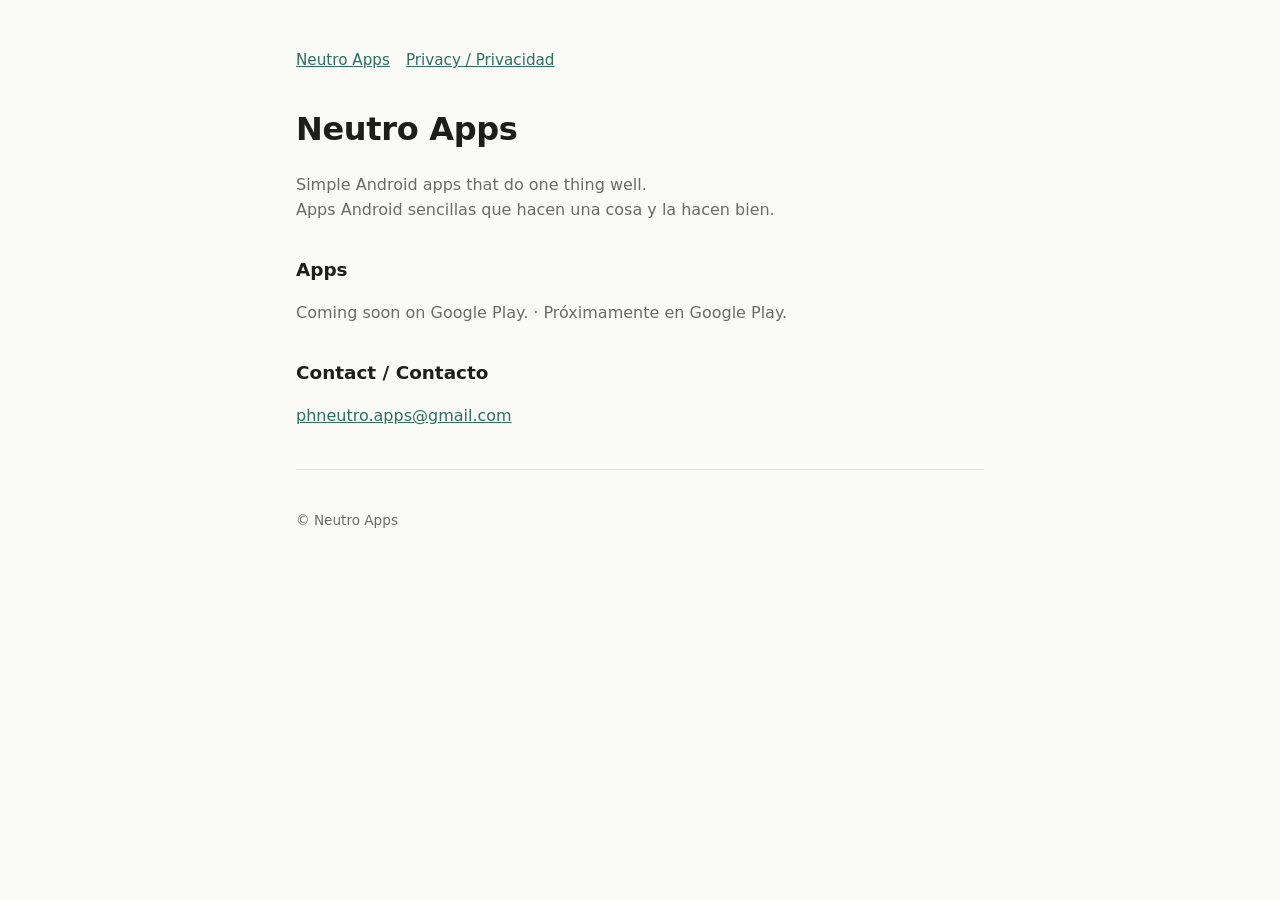
<file: index.html>
<!doctype html>
<html lang="es">
<head>
<meta charset="utf-8">
<meta name="viewport" content="width=device-width,initial-scale=1">
<title>Neutro Apps</title>
<meta name="description" content="Simple, focused Android apps. Apps Android sencillas para tareas concretas.">
<link rel="stylesheet" href="style.css">
</head>
<body>
<main>
<nav><a href="./">Neutro Apps</a><a href="privacy.html">Privacy / Privacidad</a></nav>
<h1>Neutro Apps</h1>
<p class="muted">Simple Android apps that do one thing well.<br>Apps Android sencillas que hacen una cosa y la hacen bien.</p>

<h2>Apps</h2>
<p class="muted">Coming soon on Google Play. · Próximamente en Google Play.</p>
<!-- APPS_LIST -->

<h2>Contact / Contacto</h2>
<p><a href="mailto:phneutro.apps@gmail.com">phneutro.apps@gmail.com</a></p>

<hr>
<footer>© Neutro Apps</footer>
</main>
</body>
</html>
</file>
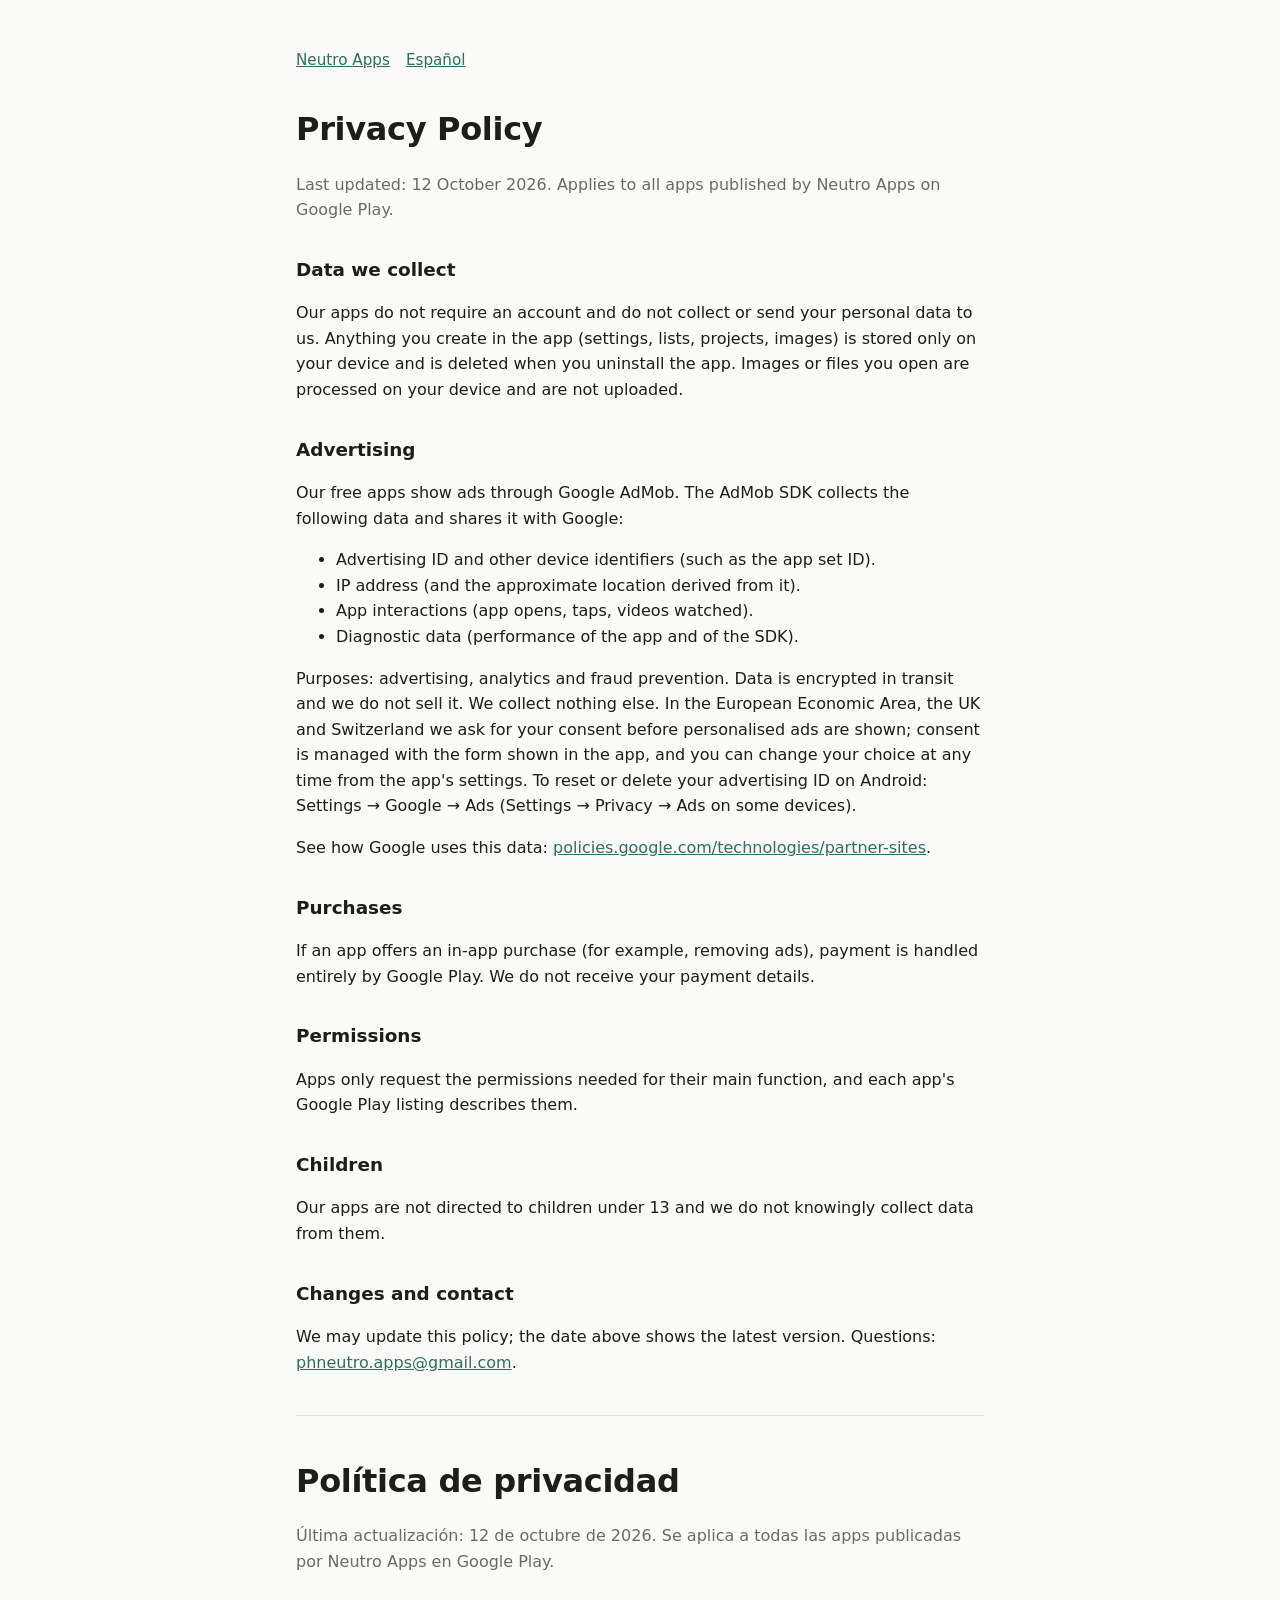
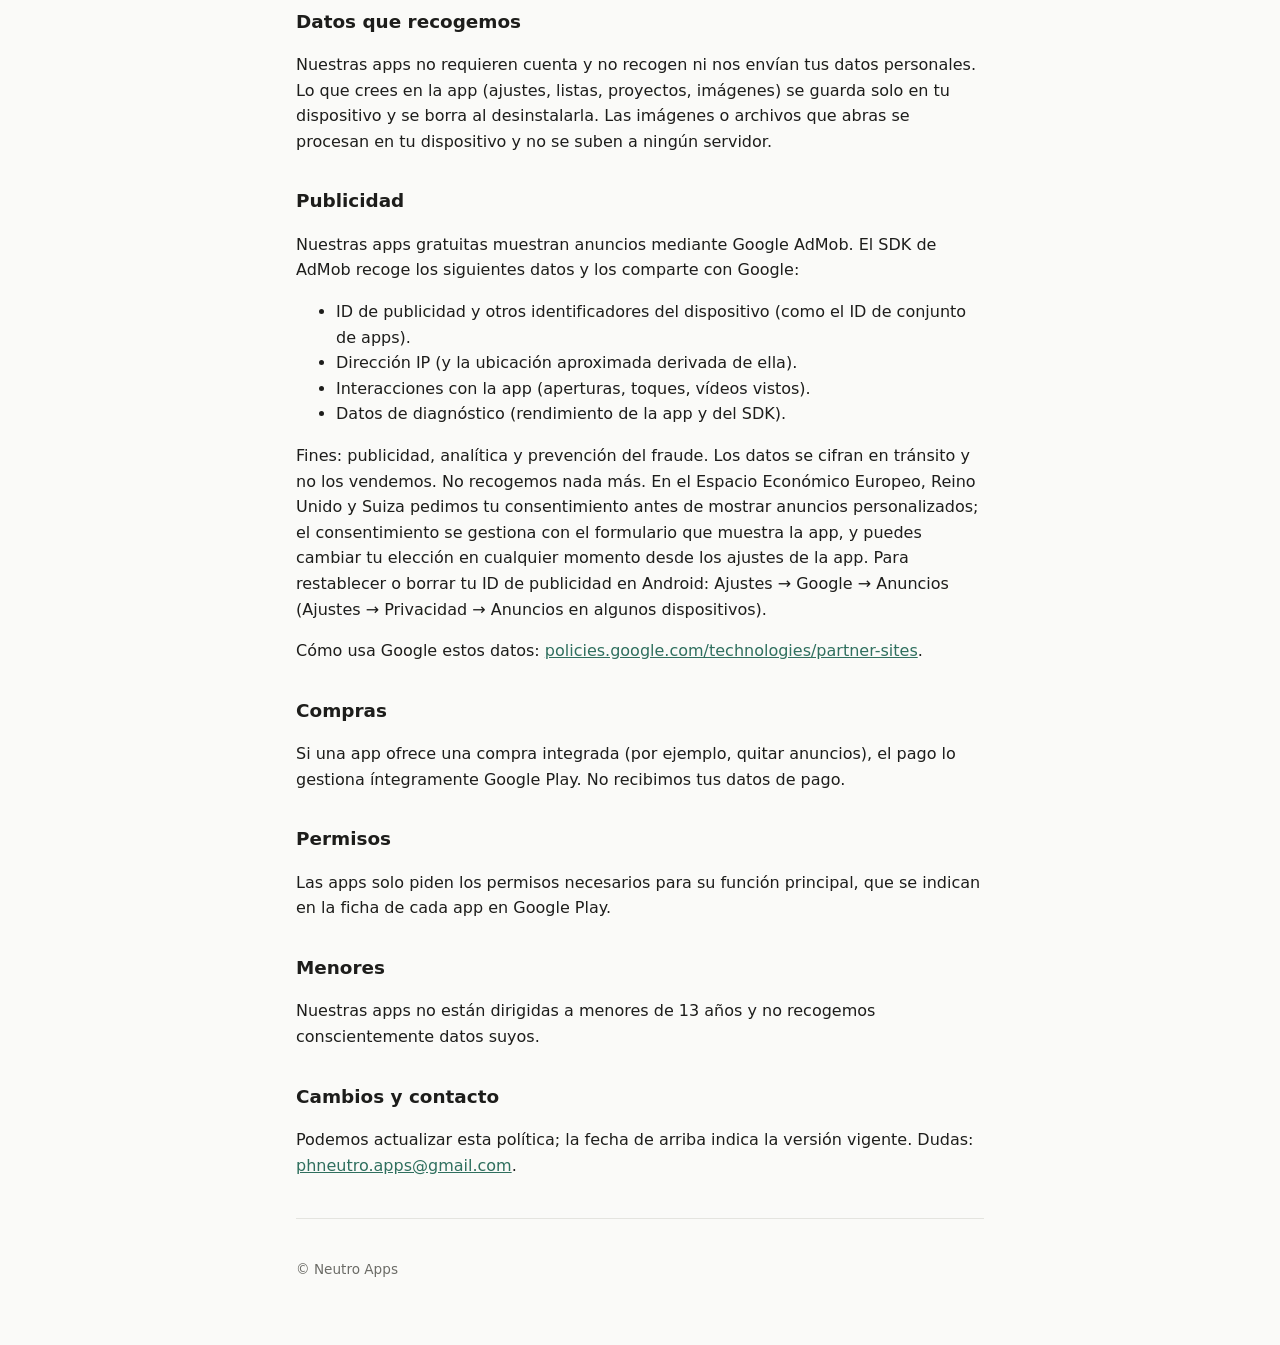
<file: privacy.html>
<!doctype html>
<html lang="en">
<head>
<meta charset="utf-8">
<meta name="viewport" content="width=device-width,initial-scale=1">
<title>Privacy Policy · Neutro Apps</title>
<link rel="stylesheet" href="style.css">
</head>
<body>
<main>
<nav><a href="./">Neutro Apps</a><a href="#es">Español</a></nav>

<h1>Privacy Policy</h1>
<p class="muted">Last updated: 12 October 2026. Applies to all apps published by Neutro Apps on Google Play.</p>

<h2>Data we collect</h2>
<p>Our apps do not require an account and do not collect or send your personal data to us. Anything you create in the app (settings, lists, projects, images) is stored only on your device and is deleted when you uninstall the app. Images or files you open are processed on your device and are not uploaded.</p>

<h2>Advertising</h2>
<p>Our free apps show ads through Google AdMob. The AdMob SDK collects the following data and shares it with Google:</p>
<ul>
<li>Advertising ID and other device identifiers (such as the app set ID).</li>
<li>IP address (and the approximate location derived from it).</li>
<li>App interactions (app opens, taps, videos watched).</li>
<li>Diagnostic data (performance of the app and of the SDK).</li>
</ul>
<p>Purposes: advertising, analytics and fraud prevention. Data is encrypted in transit and we do not sell it. We collect nothing else. In the European Economic Area, the UK and Switzerland we ask for your consent before personalised ads are shown; consent is managed with the form shown in the app, and you can change your choice at any time from the app's settings. To reset or delete your advertising ID on Android: Settings → Google → Ads (Settings → Privacy → Ads on some devices).</p>
<p>See how Google uses this data: <a href="https://policies.google.com/technologies/partner-sites">policies.google.com/technologies/partner-sites</a>.</p>

<h2>Purchases</h2>
<p>If an app offers an in-app purchase (for example, removing ads), payment is handled entirely by Google Play. We do not receive your payment details.</p>

<h2>Permissions</h2>
<p>Apps only request the permissions needed for their main function, and each app's Google Play listing describes them.</p>

<h2>Children</h2>
<p>Our apps are not directed to children under 13 and we do not knowingly collect data from them.</p>

<h2>Changes and contact</h2>
<p>We may update this policy; the date above shows the latest version. Questions: <a href="mailto:phneutro.apps@gmail.com">phneutro.apps@gmail.com</a>.</p>

<hr>

<section id="es" lang="es">
<h1>Política de privacidad</h1>
<p class="muted">Última actualización: 12 de octubre de 2026. Se aplica a todas las apps publicadas por Neutro Apps en Google Play.</p>

<h2>Datos que recogemos</h2>
<p>Nuestras apps no requieren cuenta y no recogen ni nos envían tus datos personales. Lo que crees en la app (ajustes, listas, proyectos, imágenes) se guarda solo en tu dispositivo y se borra al desinstalarla. Las imágenes o archivos que abras se procesan en tu dispositivo y no se suben a ningún servidor.</p>

<h2>Publicidad</h2>
<p>Nuestras apps gratuitas muestran anuncios mediante Google AdMob. El SDK de AdMob recoge los siguientes datos y los comparte con Google:</p>
<ul>
<li>ID de publicidad y otros identificadores del dispositivo (como el ID de conjunto de apps).</li>
<li>Dirección IP (y la ubicación aproximada derivada de ella).</li>
<li>Interacciones con la app (aperturas, toques, vídeos vistos).</li>
<li>Datos de diagnóstico (rendimiento de la app y del SDK).</li>
</ul>
<p>Fines: publicidad, analítica y prevención del fraude. Los datos se cifran en tránsito y no los vendemos. No recogemos nada más. En el Espacio Económico Europeo, Reino Unido y Suiza pedimos tu consentimiento antes de mostrar anuncios personalizados; el consentimiento se gestiona con el formulario que muestra la app, y puedes cambiar tu elección en cualquier momento desde los ajustes de la app. Para restablecer o borrar tu ID de publicidad en Android: Ajustes → Google → Anuncios (Ajustes → Privacidad → Anuncios en algunos dispositivos).</p>
<p>Cómo usa Google estos datos: <a href="https://policies.google.com/technologies/partner-sites?hl=es">policies.google.com/technologies/partner-sites</a>.</p>

<h2>Compras</h2>
<p>Si una app ofrece una compra integrada (por ejemplo, quitar anuncios), el pago lo gestiona íntegramente Google Play. No recibimos tus datos de pago.</p>

<h2>Permisos</h2>
<p>Las apps solo piden los permisos necesarios para su función principal, que se indican en la ficha de cada app en Google Play.</p>

<h2>Menores</h2>
<p>Nuestras apps no están dirigidas a menores de 13 años y no recogemos conscientemente datos suyos.</p>

<h2>Cambios y contacto</h2>
<p>Podemos actualizar esta política; la fecha de arriba indica la versión vigente. Dudas: <a href="mailto:phneutro.apps@gmail.com">phneutro.apps@gmail.com</a>.</p>
</section>

<hr>
<footer>© Neutro Apps</footer>
</main>
</body>
</html>
</file>
<file: style.css>
:root{--bg:#fafaf8;--fg:#1d1d1b;--muted:#6b6b66;--line:#e4e4df;--accent:#2f6f5e}
@media (prefers-color-scheme:dark){:root{--bg:#141413;--fg:#ececea;--muted:#a3a39d;--line:#2c2c2a;--accent:#7fc4ae}}
*{box-sizing:border-box}
body{margin:0;background:var(--bg);color:var(--fg);font:16px/1.6 system-ui,-apple-system,"Segoe UI",Roboto,sans-serif}
main{max-width:720px;margin:0 auto;padding:48px 16px 64px}
h1{font-size:2rem;margin:0 0 .25rem;letter-spacing:-.01em}
h2{font-size:1.15rem;margin:2rem 0 .5rem}
p,li{color:var(--fg)}
.muted{color:var(--muted)}
a{color:var(--accent)}
nav{display:flex;gap:16px;margin:0 0 32px;font-size:.95rem}
hr{border:0;border-top:1px solid var(--line);margin:40px 0}
footer{color:var(--muted);font-size:.85rem}
</file>
